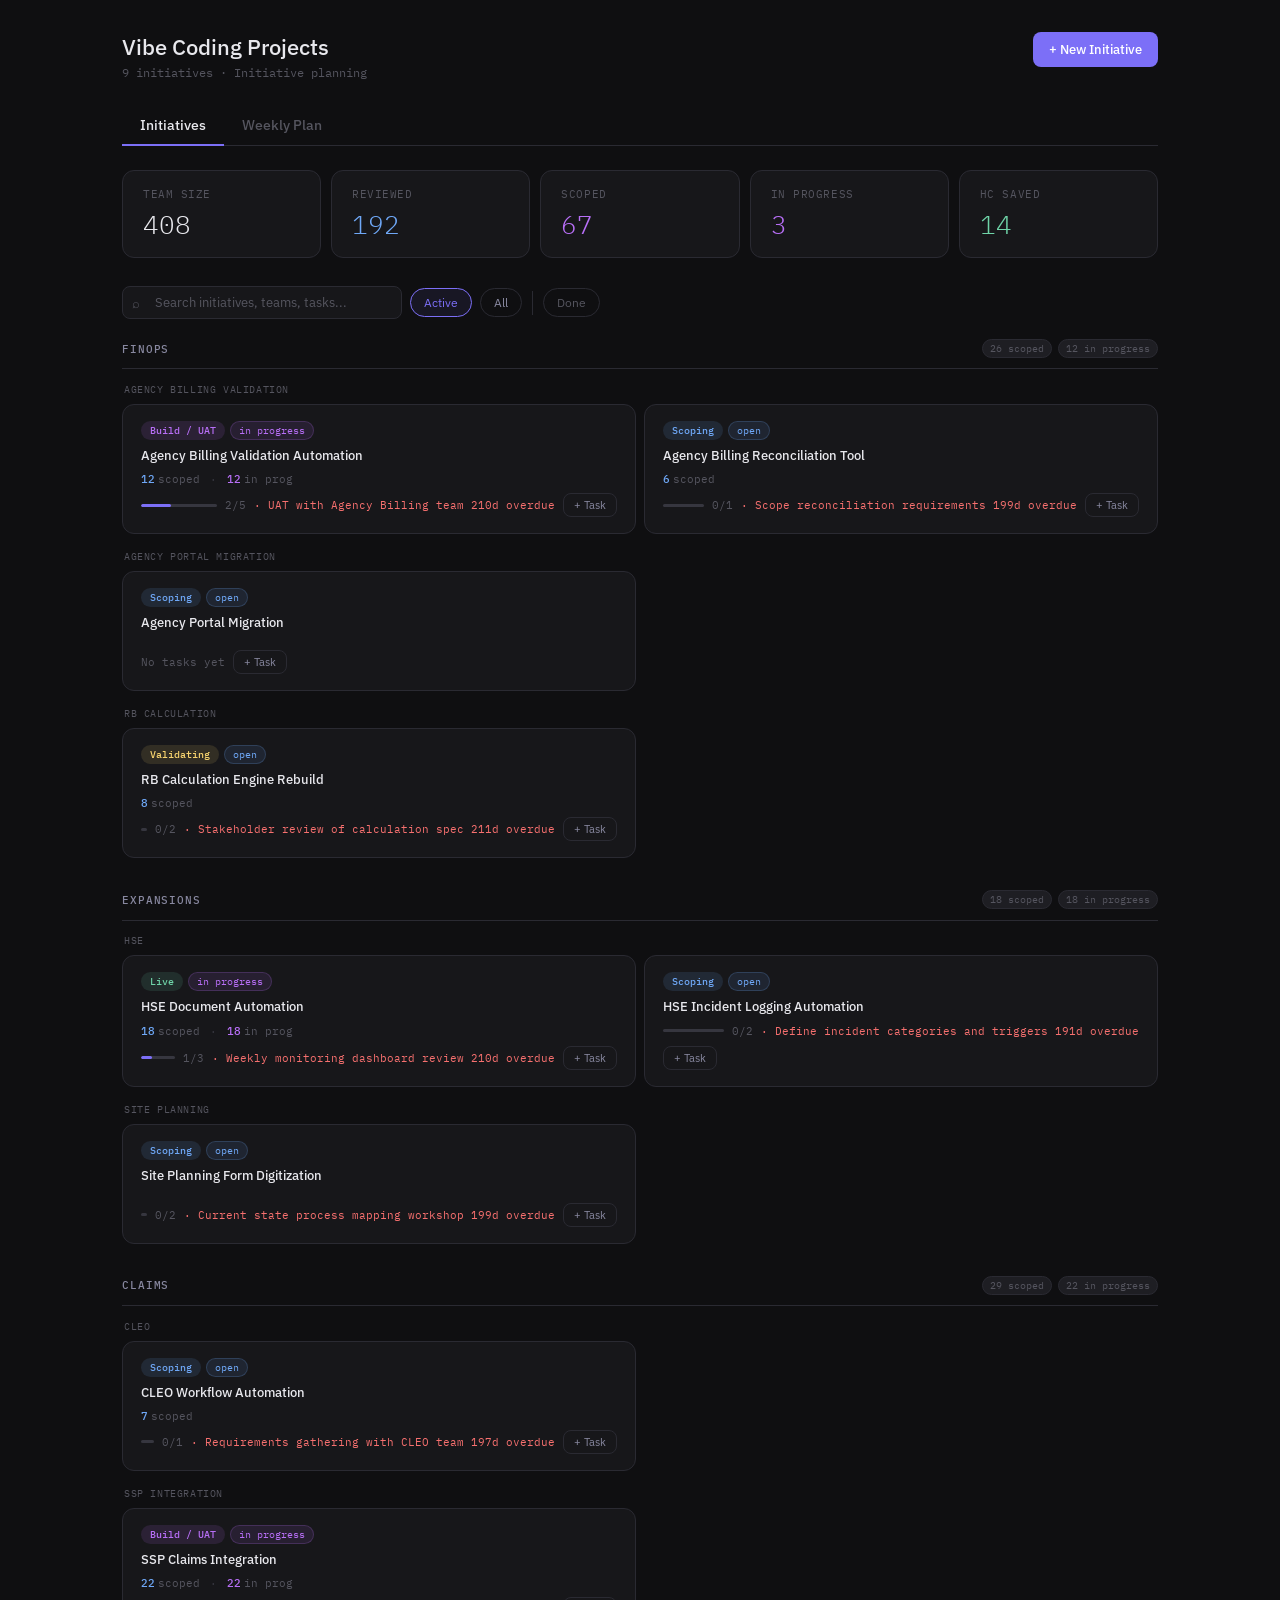
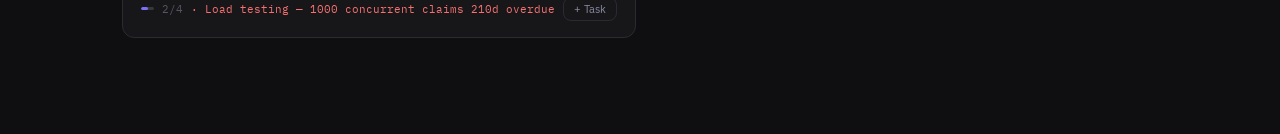
<file: vibe-redesign-mockup.html>
<!DOCTYPE html>
<html lang="en">
<head>
<meta charset="UTF-8">
<meta name="viewport" content="width=device-width, initial-scale=1.0">
<title>Vibe Coding Projects — Redesign Mockup</title>
<link rel="preconnect" href="https://fonts.googleapis.com">
<link rel="preconnect" href="https://fonts.gstatic.com" crossorigin>
<link href="https://fonts.googleapis.com/css2?family=IBM+Plex+Mono:wght@400;500&family=IBM+Plex+Sans:wght@400;500&display=swap" rel="stylesheet">
<style>
/* === DESIGN TOKENS (same as app.css) === */
:root {
  --bg: #0f0f11;
  --surface: #17171a;
  --surface2: #1e1e23;
  --surface3: #222228;
  --border: #2a2a32;
  --border2: #36363f;
  --text: #e8e8ed;
  --text2: #8888a0;
  --text3: #55555f;
  --accent: #7c6ff7;
  --accent2: #5a54c4;
  --high: #f7706f;
  --med: #f7a86f;
  --low: #6fd4a8;
  --open: #6fa8f7;
  --prog: #b86ff7;
  --review: #f7d46f;
  --done: #6fd4a8;
  --warn: #f7d46f;
  --overdue: #f7706f;
  --font: 'IBM Plex Sans', sans-serif;
  --mono: 'IBM Plex Mono', monospace;
  --radius: 8px;
  --radius-lg: 12px;
}

* { box-sizing: border-box; margin: 0; padding: 0; }
body { font-family: var(--font); background: var(--bg); color: var(--text); font-size: 14px; min-height: 100vh; }

/* === WORKSPACE SHELL === */
.workspace { max-width: 1100px; margin: 0 auto; padding: 2rem 2rem 4rem; }

/* === PAGE HEADER === */
.page-header {
  display: flex;
  align-items: flex-start;
  justify-content: space-between;
  gap: 16px;
  margin-bottom: 1.75rem;
}
.page-header-left { display: flex; flex-direction: column; gap: 4px; }
.page-title { font-size: 22px; font-weight: 500; }
.page-sub { font-size: 12px; color: var(--text3); font-family: var(--mono); }
.new-btn {
  display: flex; align-items: center; gap: 6px;
  padding: 9px 16px; border-radius: var(--radius);
  background: var(--accent); color: #fff; border: none;
  cursor: pointer; font-family: var(--font); font-size: 13px; font-weight: 500;
  transition: background .15s; white-space: nowrap; flex-shrink: 0;
}
.new-btn:hover { background: var(--accent2); }

/* === STAT CARDS (original style) === */
.stats {
  display: grid;
  grid-template-columns: repeat(auto-fit, minmax(140px, 1fr));
  gap: 10px;
  margin-bottom: 1.75rem;
}
.stat {
  background: var(--surface);
  border: 1px solid var(--border);
  border-radius: var(--radius-lg);
  padding: 1rem 1.25rem;
  cursor: pointer;
  transition: border-color .15s, background .15s;
  user-select: none;
}
.stat:hover { border-color: var(--border2); background: var(--surface2); }
.stat.active { border-color: var(--accent); background: rgba(124,111,247,.08); }
.stat-label { font-size: 11px; color: var(--text3); font-family: var(--mono); letter-spacing: .05em; text-transform: uppercase; margin-bottom: 6px; }
.stat-num { font-size: 26px; font-weight: 300; font-family: var(--mono); }
.stat-num.c-open { color: var(--open); }
.stat-num.c-prog { color: var(--prog); }
.stat-num.c-done { color: var(--done); }
.stat.active .stat-label { color: var(--accent); }
.stat.active .stat-num { color: var(--accent); }

/* === TOOLBAR === */
.toolbar {
  display: flex;
  align-items: center;
  gap: 8px;
  margin-bottom: 1.25rem;
  flex-wrap: wrap;
}
.search-wrap { position: relative; flex: 1; max-width: 280px; }
.search-icon {
  position: absolute; left: 10px; top: 50%; transform: translateY(-50%);
  color: var(--text3); pointer-events: none; font-size: 13px;
}
.search {
  width: 100%; padding: 7px 12px 7px 32px;
  border-radius: var(--radius); border: 1px solid var(--border);
  background: var(--surface); color: var(--text);
  font-family: var(--font); font-size: 13px; outline: none;
}
.search:focus { border-color: var(--accent); }
.search::placeholder { color: var(--text3); }

.filter-pill {
  padding: 6px 13px; border-radius: 20px;
  border: 1px solid var(--border); background: none;
  color: var(--text2); font-size: 12px; cursor: pointer;
  transition: all .15s; font-family: var(--font);
}
.filter-pill:hover { border-color: var(--border2); color: var(--text); }
.filter-pill.active { border-color: var(--accent); color: var(--accent); background: rgba(124,111,247,.08); }

.toolbar-sep { width: 1px; height: 24px; background: var(--border); margin: 0 2px; }

.done-toggle {
  padding: 6px 13px; border-radius: 20px;
  border: 1px solid var(--border); background: none;
  color: var(--text3); font-size: 12px; cursor: pointer;
  transition: all .15s; font-family: var(--font);
}
.done-toggle:hover { color: var(--text2); border-color: var(--border2); }
.done-toggle.active { color: var(--done); border-color: rgba(111,212,168,.3); background: rgba(111,212,168,.06); }

/* === VIEW TABS (primary nav, above stats) === */
.view-tabs {
  display: flex;
  gap: 0;
  border-bottom: 1px solid var(--border);
  margin-bottom: 1.5rem;
}
.view-tab {
  border: none; background: transparent;
  color: var(--text3); font-family: var(--font);
  font-size: 14px; font-weight: 500;
  padding: 8px 18px 10px; cursor: pointer;
  transition: all .15s;
  border-bottom: 2px solid transparent;
  margin-bottom: -1px;
}
.view-tab:hover { color: var(--text2); }
.view-tab.active { color: var(--text); border-bottom-color: var(--accent); }

/* === TEAM SECTION === */
.team-section { margin-bottom: 2rem; }
.team-section-header {
  display: flex;
  align-items: center;
  justify-content: space-between;
  gap: 12px;
  padding: 0 0 .65rem;
  border-bottom: 1px solid var(--border);
  margin-bottom: .85rem;
}
.team-section-name {
  font-family: var(--mono);
  font-size: 11px;
  text-transform: uppercase;
  letter-spacing: .08em;
  color: var(--text2);
  font-weight: 500;
}
.team-hc-strip {
  display: flex; align-items: center; gap: 6px;
  font-family: var(--mono); font-size: 10px; color: var(--text3); flex-wrap: wrap;
}
.hc-pill {
  padding: 2px 7px;
  border: 1px solid var(--border);
  border-radius: 10px;
  background: var(--surface2);
  white-space: nowrap;
}

/* === SUBTEAM GROUP === */
.subteam-group { margin-bottom: 1rem; }
.subteam-group-label {
  font-family: var(--mono);
  font-size: 10px;
  text-transform: uppercase;
  letter-spacing: .06em;
  color: var(--text3);
  margin-bottom: .5rem;
  padding-left: 2px;
}

/* === INITIATIVE CARD GRID (side-by-side within subteam) === */
.initiative-card-grid {
  display: grid;
  grid-template-columns: repeat(2, 1fr);
  gap: 8px;
}

/* === INITIATIVE CARD === */
.initiative-card {
  background: var(--surface);
  border: 1px solid var(--border);
  border-radius: var(--radius-lg);
  padding: 1rem 1.1rem;
  cursor: pointer;
  transition: border-color .15s, background .15s;
  display: flex;
  flex-direction: column;
  gap: 7px;
  min-height: 120px;
}
.initiative-card:hover { border-color: var(--border2); background: var(--surface2); }
.initiative-card.done-card { opacity: .65; }

/* Chips row */
.card-chips {
  display: flex;
  align-items: center;
  gap: 5px;
  flex-wrap: wrap;
}
.chip {
  font-size: 10px; font-family: var(--mono);
  padding: 2px 8px; border-radius: 10px;
  border: 1px solid var(--border); background: var(--surface2);
  color: var(--text2); white-space: nowrap;
}
.chip.stage { font-weight: 500; border-color: transparent; }
.chip.stage-scoping { background: rgba(111,168,247,.12); color: #6fa8f7; }
.chip.stage-validating { background: rgba(247,212,111,.12); color: #f7d46f; }
.chip.stage-build { background: rgba(184,111,247,.12); color: #b86ff7; }
.chip.stage-live { background: rgba(111,212,168,.12); color: #6fd4a8; }
.chip.stage-review { background: rgba(247,168,111,.12); color: #f7a86f; }
.chip.stage-closed { background: rgba(85,85,95,.2); color: var(--text3); }
.chip.status-done { background: rgba(111,212,168,.1); color: var(--done); border-color: rgba(111,212,168,.2); }
.chip.status-open { background: rgba(111,168,247,.1); color: var(--open); border-color: rgba(111,168,247,.2); }
.chip.status-progress { background: rgba(184,111,247,.1); color: var(--prog); border-color: rgba(184,111,247,.2); }

/* Card title */
.card-title { font-size: 13px; font-weight: 500; color: var(--text); line-height: 1.4; }

/* HC row */
.card-hc {
  display: flex; align-items: center; gap: 10px;
  font-size: 11px; color: var(--text3); font-family: var(--mono); flex-wrap: wrap;
}
.hc-item { display: flex; align-items: center; gap: 3px; }
.hc-num { font-weight: 500; }
.hc-num.scoped { color: #6fa8f7; }
.hc-num.progress { color: var(--prog); }
.hc-num.saved { color: var(--done); }

/* Task progress */
.card-footer {
  display: flex; align-items: center; gap: 8px;
  margin-top: auto;
  flex-wrap: wrap;
}
.task-bar {
  flex: 1; max-width: 100px; height: 3px;
  background: var(--border2); border-radius: 2px; overflow: hidden;
}
.task-bar-fill { height: 100%; background: var(--accent); border-radius: 2px; transition: width .3s; }
.task-bar-fill.done { background: var(--done); }
.card-meta-text { font-size: 11px; color: var(--text3); font-family: var(--mono); }
.card-meta-text.soon { color: var(--warn); }
.card-meta-text.overdue { color: var(--overdue); }

/* Card action button */
.card-task-btn {
  margin-top: auto;
  align-self: flex-start;
  padding: 4px 10px; border-radius: var(--radius);
  border: 1px solid var(--border); background: none;
  color: var(--text2); font-family: var(--font); font-size: 11px;
  cursor: pointer; transition: all .15s; white-space: nowrap;
}
.card-task-btn:hover { border-color: var(--accent); color: var(--accent); background: rgba(124,111,247,.06); }

/* === WEEKLY PLAN VIEW === */
.weekly-controls {
  display: flex; align-items: center; gap: 8px;
  margin-bottom: 1.25rem; flex-wrap: wrap;
}
.week-nav-btn {
  width: 30px; height: 30px; display: flex; align-items: center; justify-content: center;
  border: 1px solid var(--border); border-radius: var(--radius);
  background: none; color: var(--text2); cursor: pointer; font-size: 16px;
  transition: all .15s;
}
.week-nav-btn:hover { border-color: var(--border2); color: var(--text); }
.week-label-text { font-family: var(--mono); font-size: 12px; color: var(--text2); }
.week-filter-pills { display: none; }

/* Big who-filter cards replacing stat row in weekly view */
.who-filter-row {
  display: none;
  grid-template-columns: 1fr 1fr;
  gap: 10px;
  margin-bottom: 1.75rem;
}
.who-filter-row.visible { display: grid; }
.who-card {
  background: var(--surface);
  border: 1px solid var(--border);
  border-radius: var(--radius-lg);
  padding: 1.1rem 1.5rem;
  cursor: pointer;
  transition: border-color .15s, background .15s;
  user-select: none;
  display: flex;
  flex-direction: column;
  gap: 6px;
}
.who-card:hover { border-color: var(--border2); background: var(--surface2); }
.who-card.active { border-color: var(--accent); background: rgba(124,111,247,.08); }
.who-card-label { font-size: 11px; color: var(--text3); font-family: var(--mono); letter-spacing: .05em; text-transform: uppercase; }
.who-card.active .who-card-label { color: var(--accent); }
.who-card-title { font-size: 22px; font-weight: 300; font-family: var(--mono); }

.week-group { margin-bottom: 1.5rem; }
.week-group-header {
  display: flex; align-items: baseline; justify-content: space-between; gap: 10px;
  padding-bottom: .5rem; border-bottom: 1px solid var(--border); margin-bottom: .65rem;
}
.week-group-title { font-family: var(--mono); font-size: 11px; text-transform: uppercase; letter-spacing: .06em; color: var(--text2); }
.week-group-date { font-family: var(--mono); font-size: 11px; color: var(--text3); }
.week-task-count { font-family: var(--mono); font-size: 11px; color: var(--text3); white-space: nowrap; }

.task-row {
  display: grid;
  grid-template-columns: 20px 1fr 150px 130px 55px;
  gap: 8px;
  align-items: center;
  padding: 8px 10px;
  background: var(--surface);
  border: 1px solid var(--border);
  border-radius: var(--radius);
  font-size: 12px;
  margin-bottom: 4px;
  transition: border-color .15s;
}
.task-row:hover { border-color: var(--border2); }
.task-row.done-task { opacity: .5; }
.task-row.done-task .task-text { text-decoration: line-through; color: var(--text3); }
.task-check {
  width: 16px; height: 16px; border-radius: 4px;
  border: 1.5px solid var(--border2); cursor: pointer;
  display: flex; align-items: center; justify-content: center;
  transition: all .15s; flex-shrink: 0;
}
.task-check.checked { background: var(--done); border-color: var(--done); }
.task-check.checked::after { content: '✓'; color: #0f0f11; font-size: 10px; font-weight: 700; }
.task-text { color: var(--text); white-space: nowrap; overflow: hidden; text-overflow: ellipsis; }
.task-initiative { font-size: 10px; color: var(--text3); font-family: var(--mono); white-space: nowrap; overflow: hidden; text-overflow: ellipsis; }
.task-owner-sel {
  font-size: 11px; font-family: var(--font);
  background: var(--surface2); border: 1px solid var(--border);
  color: var(--text2); border-radius: 6px; padding: 4px 8px;
  cursor: pointer; width: 100%; outline: none;
}
.task-due-inp {
  font-size: 11px; font-family: var(--mono);
  background: var(--surface2); border: 1px solid var(--border);
  color: var(--text2); border-radius: 6px; padding: 4px 8px;
  cursor: pointer; width: 100%; outline: none; color-scheme: dark;
}
.task-open-btn {
  font-size: 11px; font-family: var(--font);
  background: none; border: 1px solid var(--border);
  color: var(--text3); border-radius: 6px; padding: 4px 8px;
  cursor: pointer; width: 100%; text-align: center;
  transition: all .15s;
}
.task-open-btn:hover { color: var(--text); border-color: var(--border2); }

.empty-state { text-align: center; padding: 4rem 2rem; color: var(--text3); }
.empty-state p { font-size: 13px; margin-top: 8px; }

/* === RESPONSIVE === */
@media (max-width: 720px) {
  .workspace { padding: 1rem; }
  .initiative-card-grid { grid-template-columns: 1fr; }
  .task-row { grid-template-columns: 20px 1fr 55px; }
  .task-row > *:nth-child(3),
  .task-row > *:nth-child(4) { display: none; }
  .stats { grid-template-columns: repeat(2, 1fr); }
}
</style>
</head>
<body>

<div class="workspace">

  <!-- PAGE HEADER -->
  <div class="page-header">
    <div class="page-header-left">
      <div class="page-title">Vibe Coding Projects</div>
      <div class="page-sub" id="page-sub">8 initiatives total · Initiative planning</div>
    </div>
    <button class="new-btn" onclick="alert('+ New Initiative')">+ New Initiative</button>
  </div>

  <!-- PRIMARY VIEW TABS -->
  <div class="view-tabs">
    <button class="view-tab active" onclick="setView('initiatives', this)">Initiatives</button>
    <button class="view-tab" onclick="setView('weekly', this)">Weekly Plan</button>
  </div>

  <!-- STAT CARDS (original rectangular style, clickable to filter) -->
  <div class="stats" id="stats-row">
    <div class="stat" data-filter="teamSize" onclick="toggleStatFilter(this)">
      <div class="stat-label">Team size</div>
      <div class="stat-num" id="stat-team-size">408</div>
    </div>
    <div class="stat" data-filter="reviewed" onclick="toggleStatFilter(this)">
      <div class="stat-label">Reviewed</div>
      <div class="stat-num c-open" id="stat-reviewed">192</div>
    </div>
    <div class="stat" data-filter="scoped" onclick="toggleStatFilter(this)">
      <div class="stat-label">Scoped</div>
      <div class="stat-num c-prog" id="stat-scoped">67</div>
    </div>
    <div class="stat" data-filter="inProgress" onclick="toggleStatFilter(this)">
      <div class="stat-label">In progress</div>
      <div class="stat-num c-prog" id="stat-inprogress">3</div>
    </div>
    <div class="stat" style="cursor:default">
      <div class="stat-label">HC saved</div>
      <div class="stat-num c-done" id="stat-savings">14</div>
    </div>
  </div>

  <!-- WHO FILTER (weekly plan only, replaces stat cards) -->
  <div class="who-filter-row" id="who-filter-row">
    <div class="who-card active" id="who-all" onclick="setWhoFilter(this, 'all')">
      <div class="who-card-label">Showing</div>
      <div class="who-card-title">All tasks</div>
    </div>
    <div class="who-card" id="who-mine" onclick="setWhoFilter(this, 'mine')">
      <div class="who-card-label">Filter to</div>
      <div class="who-card-title">Mine</div>
    </div>
  </div>

  <!-- TOOLBAR -->
  <div class="toolbar">
    <div class="search-wrap">
      <span class="search-icon">⌕</span>
      <input class="search" id="search-input" placeholder="Search initiatives, teams, tasks..." oninput="applyFilters()" />
    </div>

    <button class="filter-pill active" data-status="active" onclick="setStatusFilter(this, 'active')">Active</button>
    <button class="filter-pill" data-status="all" onclick="setStatusFilter(this, 'all')">All</button>
    <div class="toolbar-sep"></div>
    <button class="done-toggle" id="done-toggle" onclick="toggleDone(this)">Done</button>
  </div>

  <!-- INITIATIVES VIEW -->
  <div id="initiatives-view">
    <div id="initiative-list"></div>
  </div>

  <!-- WEEKLY PLAN VIEW -->
  <div id="weekly-view" style="display:none">
    <div class="weekly-controls">
      <button class="week-nav-btn" onclick="shiftWeek(-1)">‹</button>
      <span class="week-label-text" id="week-label-text">May 5 – May 11, 2026</span>
      <button class="week-nav-btn" onclick="shiftWeek(1)">›</button>
      <div class="week-filter-pills">
        <button class="filter-pill active" data-who="all" onclick="setWhoFilter(this, 'all')">All tasks</button>
        <button class="filter-pill" data-who="mine" onclick="setWhoFilter(this, 'mine')">Mine</button>
      </div>
    </div>
    <div id="weekly-list"></div>
  </div>

</div>

<script type="module">
// =====================================================================
// MOCK DATA
// =====================================================================
const CURRENT_USER = 'Karl Kue';

const initiatives = [
  {
    id: 'init-001',
    title: 'Agency Billing Validation Automation',
    teamArea: 'FinOps',
    subteam: 'Agency Billing Validation',
    stage: 'build_uat',
    status: 'in progress',
    automationScopedHc: 12,
    actualHcSavings: null,
    excessCapacityHc: null,
    subtasks: {
      't1': { text: 'Map validation rules to current SOPs', done: true, deadline: '2026-04-28', contributors: ['Karl Kue'] },
      't2': { text: 'Build staging environment test suite', done: true, deadline: '2026-05-02', contributors: ['Karl Kue'] },
      't3': { text: 'UAT with Agency Billing team', done: false, deadline: '2026-05-09', contributors: ['Karl Kue'] },
      't4': { text: 'Deployment sign-off from FinOps lead', done: false, deadline: '2026-05-16', contributors: [] },
      't5': { text: 'Hypercare period monitoring', done: false, deadline: '2026-05-23', contributors: [] },
    }
  },
  {
    id: 'init-009',
    title: 'Agency Billing Reconciliation Tool',
    teamArea: 'FinOps',
    subteam: 'Agency Billing Validation',
    stage: 'scoping',
    status: 'open',
    automationScopedHc: 6,
    actualHcSavings: null,
    excessCapacityHc: null,
    subtasks: {
      't20': { text: 'Scope reconciliation requirements', done: false, deadline: '2026-05-20', contributors: [] },
    }
  },
  {
    id: 'init-002',
    title: 'RB Calculation Engine Rebuild',
    teamArea: 'FinOps',
    subteam: 'RB Calculation',
    stage: 'validating',
    status: 'open',
    automationScopedHc: 8,
    actualHcSavings: null,
    excessCapacityHc: null,
    subtasks: {
      't6': { text: 'Stakeholder review of calculation spec', done: false, deadline: '2026-05-08', contributors: ['Maria Santos'] },
      't7': { text: 'Identify edge cases from legacy system', done: false, deadline: '2026-05-15', contributors: [] },
    }
  },
  {
    id: 'init-003',
    title: 'HSE Document Automation',
    teamArea: 'Expansions',
    subteam: 'HSE',
    stage: 'live_stabilizing',
    status: 'in progress',
    automationScopedHc: 18,
    actualHcSavings: 14,
    excessCapacityHc: 4,
    subtasks: {
      't8': { text: 'Weekly monitoring dashboard review', done: false, deadline: '2026-05-09', contributors: ['Karl Kue'] },
      't9': { text: 'Post-launch capacity review with HSE team', done: false, deadline: '2026-05-30', contributors: ['Karl Kue'] },
      't10': { text: 'Document automation playbook', done: true, deadline: '2026-05-05', contributors: ['Maria Santos'] },
    }
  },
  {
    id: 'init-010',
    title: 'HSE Incident Logging Automation',
    teamArea: 'Expansions',
    subteam: 'HSE',
    stage: 'scoping',
    status: 'open',
    automationScopedHc: null,
    actualHcSavings: null,
    excessCapacityHc: null,
    subtasks: {
      't21': { text: 'Define incident categories and triggers', done: false, deadline: '2026-05-28', contributors: [] },
      't22': { text: 'Review existing incident log workflow', done: false, deadline: null, contributors: [] },
    }
  },
  {
    id: 'init-004',
    title: 'Site Planning Form Digitization',
    teamArea: 'Expansions',
    subteam: 'Site Planning',
    stage: 'scoping',
    status: 'open',
    automationScopedHc: null,
    actualHcSavings: null,
    excessCapacityHc: null,
    subtasks: {
      't11': { text: 'Current state process mapping workshop', done: false, deadline: '2026-05-20', contributors: [] },
      't12': { text: 'HC sizing estimate', done: false, deadline: null, contributors: [] },
    }
  },
  {
    id: 'init-005',
    title: 'SSP Claims Integration',
    teamArea: 'Claims',
    subteam: 'SSP Integration',
    stage: 'build_uat',
    status: 'in progress',
    automationScopedHc: 22,
    actualHcSavings: null,
    excessCapacityHc: null,
    subtasks: {
      't13': { text: 'API endpoint mapping with SSP vendor', done: true, deadline: '2026-04-25', contributors: ['Karl Kue'] },
      't14': { text: 'Error handling for rejected claims', done: true, deadline: '2026-05-02', contributors: ['Karl Kue'] },
      't15': { text: 'Load testing — 1000 concurrent claims', done: false, deadline: '2026-05-09', contributors: ['Karl Kue'] },
      't16': { text: 'UAT sign-off — Claims ops team', done: false, deadline: '2026-05-16', contributors: [] },
    }
  },
  {
    id: 'init-006',
    title: 'CLEO Workflow Automation',
    teamArea: 'Claims',
    subteam: 'CLEO',
    stage: 'scoping',
    status: 'open',
    automationScopedHc: 7,
    actualHcSavings: null,
    excessCapacityHc: null,
    subtasks: {
      't17': { text: 'Requirements gathering with CLEO team', done: false, deadline: '2026-05-22', contributors: [] },
    }
  },
  {
    id: 'init-007',
    title: 'Fleet Ops Dispatch Automation',
    teamArea: 'Fleet',
    subteam: 'Fleet Ops',
    stage: 'capacity_review',
    status: 'done',
    automationScopedHc: 28,
    actualHcSavings: 28,
    excessCapacityHc: 0,
    subtasks: {
      't18': { text: 'Capacity review sign-off', done: true, deadline: '2026-04-30', contributors: ['Karl Kue'] },
      't19': { text: 'Final documentation', done: true, deadline: '2026-04-28', contributors: ['Karl Kue'] },
    }
  },
  {
    id: 'init-008',
    title: 'Agency Portal Migration',
    teamArea: 'FinOps',
    subteam: 'Agency Portal Migration',
    stage: 'scoping',
    status: 'open',
    automationScopedHc: null,
    actualHcSavings: null,
    excessCapacityHc: null,
    subtasks: {}
  }
];

// =====================================================================
// STATE
// =====================================================================
let activeFilter = 'active';
let showDone = false;
let activeStatFilter = null;
let currentView = 'initiatives';
let searchQuery = '';
let weekOffset = 0;
let weekWhoFilter = 'all';

// =====================================================================
// HELPERS
// =====================================================================
function numVal(v) { const n = parseFloat(v); return isNaN(n) ? 0 : n; }
function fmtHc(n) {
  n = numVal(n);
  if (Math.abs(n - Math.round(n)) < 0.001) return String(Math.round(n));
  return n.toFixed(1);
}
function stageLabel(s) {
  return { scoping:'Scoping', validating:'Validating', build_uat:'Build / UAT', live_stabilizing:'Live', capacity_review:'Cap Review', closed:'Closed' }[s] || 'Scoping';
}
function stageClass(s) {
  return { scoping:'stage-scoping', validating:'stage-validating', build_uat:'stage-build', live_stabilizing:'stage-live', capacity_review:'stage-review', closed:'stage-closed' }[s] || 'stage-scoping';
}
function statusChipClass(s) {
  if (!s || s === 'open') return 'status-open';
  if (s === 'in progress') return 'status-progress';
  if (s === 'done') return 'status-done';
  return 'status-open';
}
function taskStats(init) {
  const t = Object.values(init.subtasks || {});
  return { total: t.length, done: t.filter(x => x.done).length };
}
function nearestDueTask(init) {
  return Object.values(init.subtasks || {})
    .filter(t => !t.done && t.deadline)
    .sort((a, b) => a.deadline.localeCompare(b.deadline))[0] || null;
}
function deadlineDays(dl) {
  if (!dl) return null;
  const today = new Date(); today.setHours(0,0,0,0);
  return Math.round((new Date(dl + 'T00:00:00') - today) / 86400000);
}
function deadlineLabel(dl) {
  if (!dl) return null;
  const d = deadlineDays(dl);
  if (d === null) return null;
  if (d < 0) return { text: `${Math.abs(d)}d overdue`, cls: 'overdue' };
  if (d === 0) return { text: 'due today', cls: 'soon' };
  if (d <= 7) return { text: `in ${d}d`, cls: 'soon' };
  const dt = new Date(dl + 'T00:00:00');
  return { text: dt.toLocaleDateString(undefined, { month:'short', day:'numeric' }), cls: '' };
}
function safeHtml(s) {
  return String(s || '').replace(/&/g,'&amp;').replace(/</g,'&lt;').replace(/>/g,'&gt;').replace(/"/g,'&quot;');
}
function scopedHc(i) { return i.automationScopedHc != null ? numVal(i.automationScopedHc) : 0; }
function inProgressHc(i) { return i.status === 'in progress' ? scopedHc(i) : 0; }
function savedHc(i) { return i.status === 'done' && i.actualHcSavings != null ? numVal(i.actualHcSavings) : 0; }
function isAssignedToMe(task) {
  return (task.contributors || []).includes(CURRENT_USER);
}

// =====================================================================
// FILTER
// =====================================================================
function getFilteredInitiatives() {
  const q = searchQuery.toLowerCase();
  return initiatives.filter(init => {
    if (activeFilter === 'active' && init.status === 'done' && !showDone) return false;
    if (activeStatFilter === 'inProgress' && init.status !== 'in progress') return false;
    if (activeStatFilter === 'scoped' && scopedHc(init) === 0) return false;
    if (q) {
      const match = [init.title, init.teamArea, init.subteam, stageLabel(init.stage)].some(v => (v||'').toLowerCase().includes(q));
      const taskMatch = Object.values(init.subtasks||{}).some(t => (t.text||'').toLowerCase().includes(q));
      if (!match && !taskMatch) return false;
    }
    return true;
  });
}

// =====================================================================
// RENDER: INITIATIVE CARD
// =====================================================================
function renderCard(init) {
  const stats = taskStats(init);
  const pct = stats.total ? Math.round(stats.done / stats.total * 100) : 0;
  const nearDue = nearestDueTask(init);
  const dl = nearDue ? deadlineLabel(nearDue.deadline) : null;
  const sc = scopedHc(init);
  const ip = inProgressHc(init);
  const sv = savedHc(init);
  const isDone = init.status === 'done';

  const hcParts = [];
  if (sc) hcParts.push(`<span class="hc-item"><span class="hc-num scoped">${fmtHc(sc)}</span> scoped</span>`);
  if (ip) hcParts.push(`<span class="hc-item"><span class="hc-num progress">${fmtHc(ip)}</span> in&nbsp;prog</span>`);
  if (sv) hcParts.push(`<span class="hc-item"><span class="hc-num saved">${fmtHc(sv)}</span> saved</span>`);

  return `
    <div class="initiative-card${isDone ? ' done-card' : ''}" onclick="openDetail('${init.id}')">
      <div class="card-chips">
        <span class="chip stage ${stageClass(init.stage)}">${stageLabel(init.stage)}</span>
        <span class="chip ${statusChipClass(init.status)}">${safeHtml(init.status||'open')}</span>
      </div>
      <div class="card-title">${safeHtml(init.title)}</div>
      ${hcParts.length ? `<div class="card-hc">${hcParts.join('<span style="color:var(--border2)"> · </span>')}</div>` : ''}
      <div class="card-footer">
        ${stats.total ? `
          <div class="task-bar"><div class="task-bar-fill${isDone?' done':''}" style="width:${pct}%"></div></div>
          <span class="card-meta-text">${stats.done}/${stats.total}</span>
          ${nearDue && dl ? `<span class="card-meta-text ${dl.cls}">· ${safeHtml(nearDue.text)} ${dl.text}</span>` : ''}
        ` : `<span class="card-meta-text">No tasks yet</span>`}
        <button class="card-task-btn" onclick="event.stopPropagation();quickAddTask('${init.id}')">+ Task</button>
      </div>
    </div>
  `;
}

// =====================================================================
// RENDER: INITIATIVES VIEW (team → subteam → card grid)
// =====================================================================
function renderInitiatives() {
  const list = document.getElementById('initiative-list');
  const filtered = getFilteredInitiatives();

  if (!filtered.length) {
    list.innerHTML = '<div class="empty-state"><div style="font-size:28px;opacity:.3">○</div><p>No initiatives match this view.</p></div>';
    updateSubHeader(0);
    return;
  }

  // Group by team → subteam
  const byTeam = {};
  const teamOrder = ['FinOps', 'Expansions', 'Claims', 'Fleet'];
  filtered.forEach(init => {
    const team = init.teamArea || 'Other';
    const sub = init.subteam || 'Other';
    if (!byTeam[team]) byTeam[team] = {};
    if (!byTeam[team][sub]) byTeam[team][sub] = [];
    byTeam[team][sub].push(init);
  });

  const sortedTeams = Object.keys(byTeam).sort((a, b) => {
    const ai = teamOrder.indexOf(a), bi = teamOrder.indexOf(b);
    if (ai === -1 && bi === -1) return a.localeCompare(b);
    if (ai === -1) return 1; if (bi === -1) return -1;
    return ai - bi;
  });

  let html = '';
  sortedTeams.forEach(team => {
    const subteams = byTeam[team];
    const allItems = Object.values(subteams).flat();
    const totalSc = allItems.reduce((s, i) => s + scopedHc(i), 0);
    const totalIp = allItems.reduce((s, i) => s + inProgressHc(i), 0);
    const totalSv = allItems.reduce((s, i) => s + savedHc(i), 0);
    const hcPills = [
      totalSc ? `<span class="hc-pill">${fmtHc(totalSc)} scoped</span>` : '',
      totalIp ? `<span class="hc-pill">${fmtHc(totalIp)} in progress</span>` : '',
      totalSv ? `<span class="hc-pill">${fmtHc(totalSv)} saved</span>` : '',
    ].filter(Boolean).join('');

    html += `<div class="team-section">
      <div class="team-section-header">
        <span class="team-section-name">${safeHtml(team)}</span>
        ${hcPills ? `<div class="team-hc-strip">${hcPills}</div>` : ''}
      </div>`;

    // Sort subteams alphabetically (Other last)
    const sortedSubs = Object.keys(subteams).sort((a, b) => {
      if (a === 'Other') return 1; if (b === 'Other') return -1;
      return a.localeCompare(b);
    });

    sortedSubs.forEach(sub => {
      const items = subteams[sub];
      const showSubLabel = sortedSubs.length > 1;
      html += `<div class="subteam-group">`;
      if (showSubLabel) {
        html += `<div class="subteam-group-label">${safeHtml(sub)}</div>`;
      }
      // Cards in a 2-column grid — single item still uses the grid (just takes full row)
      html += `<div class="initiative-card-grid">`;
      html += items.map(renderCard).join('');
      html += `</div></div>`;
    });

    html += `</div>`;
  });

  list.innerHTML = html;
  updateSubHeader(filtered.length);
}

function updateSubHeader(count) {
  const sub = document.getElementById('page-sub');
  if (sub) sub.textContent = `${count} initiative${count !== 1 ? 's' : ''} · ${currentView === 'weekly' ? 'Weekly plan' : 'Initiative planning'}`;
}

// =====================================================================
// RENDER: WEEKLY PLAN VIEW
// =====================================================================
function getWeekStart(offset = 0) {
  const now = new Date(); now.setHours(0,0,0,0);
  const day = now.getDay();
  const mon = new Date(now);
  mon.setDate(now.getDate() - (day === 0 ? 6 : day - 1) + offset * 7);
  return mon;
}
function weekLabel(start) {
  const end = new Date(start); end.setDate(start.getDate() + 6);
  const fmt = d => d.toLocaleDateString(undefined, { month:'short', day:'numeric' });
  return `${fmt(start)} – ${fmt(end)}, ${end.getFullYear()}`;
}

function renderWeeklyPlan() {
  const start = getWeekStart(weekOffset);
  document.getElementById('week-label-text').textContent = weekLabel(start);
  const windowEnd = new Date(start); windowEnd.setDate(start.getDate() + 34);

  const allTasks = [];
  initiatives.forEach(init => {
    if (init.status === 'done') return;
    Object.entries(init.subtasks || {}).forEach(([tid, task]) => {
      if (!task.deadline) return;
      const due = new Date(task.deadline + 'T00:00:00');
      if (due < start || due > windowEnd) return;
      if (weekWhoFilter === 'mine' && !isAssignedToMe(task)) return;
      allTasks.push({ task, init, tid });
    });
  });

  if (!allTasks.length) {
    const msg = weekWhoFilter === 'mine'
      ? 'No tasks assigned to you in the next 5 weeks.'
      : 'No tasks due in the next 5 weeks. Add due dates to place tasks here.';
    document.getElementById('weekly-list').innerHTML = `<div class="empty-state"><p>${msg}</p></div>`;
    return;
  }

  const byWeek = {};
  allTasks.forEach(item => {
    const due = new Date(item.task.deadline + 'T00:00:00');
    const day = due.getDay();
    const mon = new Date(due); mon.setDate(due.getDate() - (day === 0 ? 6 : day - 1));
    const key = mon.toISOString().slice(0, 10);
    if (!byWeek[key]) byWeek[key] = { start: mon, items: [] };
    byWeek[key].items.push(item);
  });

  let html = '';
  Object.keys(byWeek).sort().forEach(key => {
    const { start: ws, items } = byWeek[key];
    const off = Math.round((ws - getWeekStart(weekOffset)) / (7 * 86400000));
    const lbl = off === 0 ? 'This week' : off === 1 ? 'Next week' : `${off} weeks out`;
    html += `<div class="week-group">
      <div class="week-group-header">
        <span class="week-group-title">${lbl}</span>
        <span class="week-group-date">${weekLabel(ws)}</span>
        <span class="week-task-count">${items.length} task${items.length!==1?'s':''}</span>
      </div>`;
    items.sort((a,b) => a.task.deadline.localeCompare(b.task.deadline)).forEach(({ task, init }) => {
      const owner = task.contributors && task.contributors[0] ? task.contributors[0] : '';
      html += `<div class="task-row${task.done ? ' done-task' : ''}">
        <div class="task-check${task.done ? ' checked' : ''}"></div>
        <div>
          <div class="task-text">${safeHtml(task.text || 'Untitled task')}</div>
          <div class="task-initiative">${safeHtml(init.title)}</div>
        </div>
        <select class="task-owner-sel">
          <option value=""${!owner?' selected':''}>Unassigned</option>
          <option value="Karl Kue"${owner==='Karl Kue'?' selected':''}>Karl Kue</option>
          <option value="Maria Santos"${owner==='Maria Santos'?' selected':''}>Maria Santos</option>
        </select>
        <input class="task-due-inp" type="date" value="${task.deadline || ''}" />
        <button class="task-open-btn">Open</button>
      </div>`;
    });
    html += `</div>`;
  });

  document.getElementById('weekly-list').innerHTML = html;
  updateSubHeader(initiatives.filter(i => i.status !== 'done').length);
}

// =====================================================================
// INTERACTION HANDLERS
// =====================================================================
window.toggleStatFilter = function(el) {
  const filter = el.dataset.filter;
  if (activeStatFilter === filter) {
    activeStatFilter = null;
    el.classList.remove('active');
  } else {
    document.querySelectorAll('.stat[data-filter]').forEach(c => c.classList.remove('active'));
    el.classList.add('active');
    activeStatFilter = filter;
  }
  renderInitiatives();
};

window.setStatusFilter = function(el, val) {
  activeFilter = val;
  document.querySelectorAll('[data-status]').forEach(b => b.classList.remove('active'));
  el.classList.add('active');
  renderInitiatives();
};

window.toggleDone = function(el) {
  showDone = !showDone;
  el.classList.toggle('active', showDone);
  el.textContent = showDone ? 'Showing Done' : 'Done';
  renderInitiatives();
};

window.setView = function(view, el) {
  currentView = view;
  document.querySelectorAll('.view-tab').forEach(t => t.classList.remove('active'));
  el.classList.add('active');
  document.getElementById('initiatives-view').style.display = view === 'initiatives' ? '' : 'none';
  document.getElementById('weekly-view').style.display = view === 'weekly' ? '' : 'none';
  document.getElementById('stats-row').style.display = view === 'initiatives' ? '' : 'none';
  const whoRow = document.getElementById('who-filter-row');
  if (whoRow) whoRow.classList.toggle('visible', view === 'weekly');
  if (view === 'weekly') renderWeeklyPlan();
  else renderInitiatives();
};

window.applyFilters = function() {
  searchQuery = document.getElementById('search-input').value;
  renderInitiatives();
};

window.shiftWeek = function(delta) {
  weekOffset += delta;
  renderWeeklyPlan();
};

window.setWhoFilter = function(el, val) {
  weekWhoFilter = val;
  document.querySelectorAll('.who-card').forEach(b => b.classList.remove('active'));
  document.getElementById(val === 'all' ? 'who-all' : 'who-mine').classList.add('active');
  renderWeeklyPlan();
};

window.openDetail = function(id) {
  alert(`Open detail: ${initiatives.find(i => i.id === id)?.title}`);
};

window.quickAddTask = function(id) {
  alert(`+ Task for: ${initiatives.find(i => i.id === id)?.title}`);
};

// =====================================================================
// INIT
// =====================================================================
document.addEventListener('DOMContentLoaded', () => {
  renderInitiatives();
});
</script>

</body>
</html>
</file>
